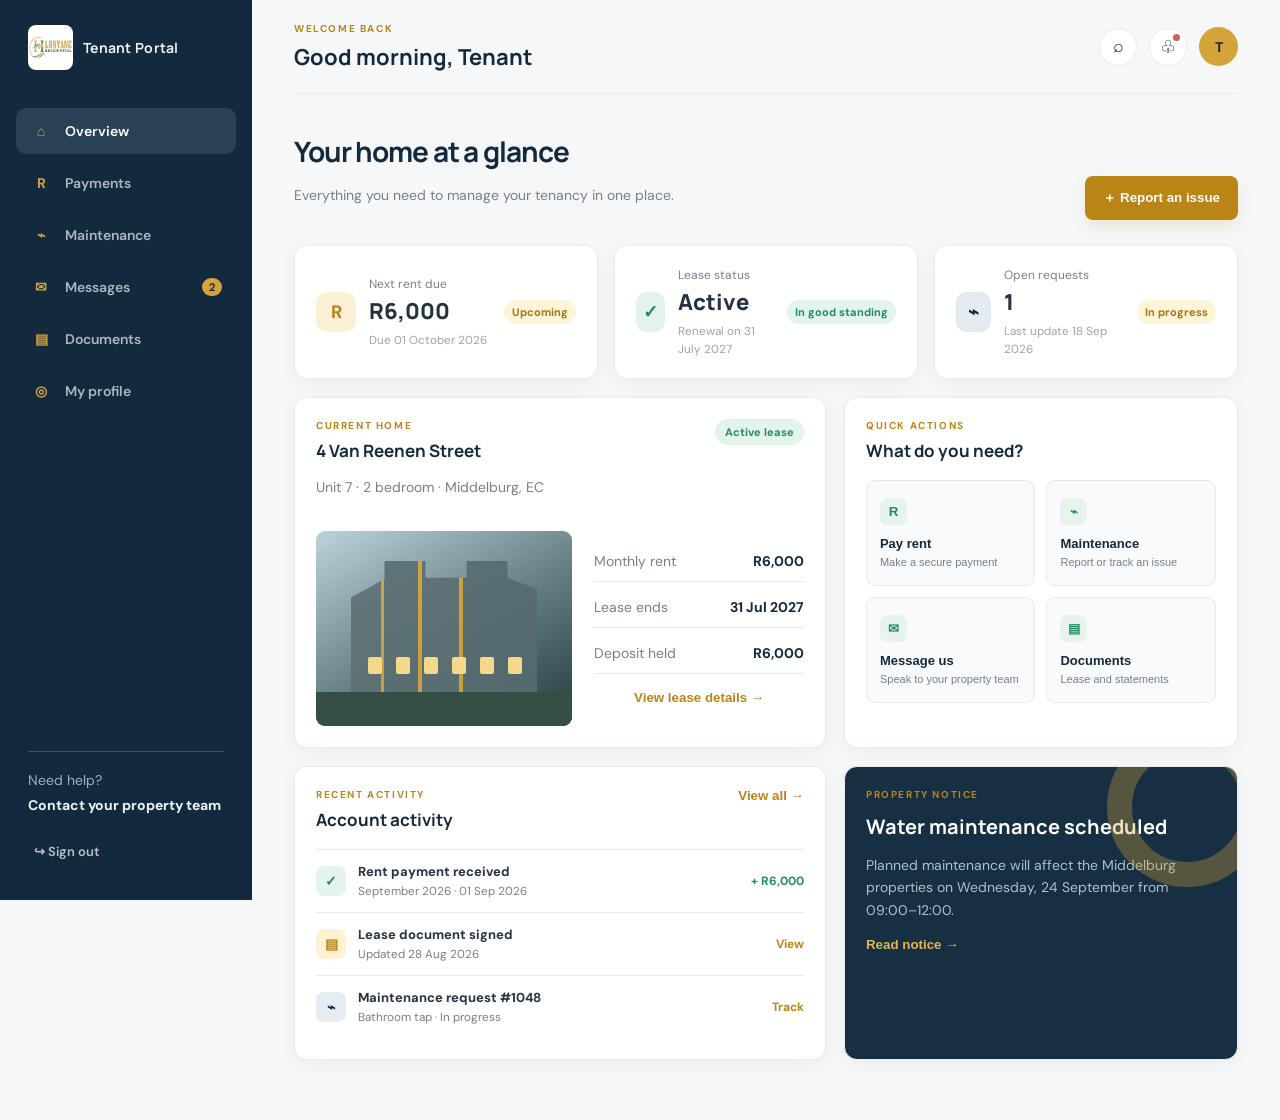
<file: portal.html>
<!doctype html><html lang="en"><head><meta charset="utf-8"><meta name="viewport" content="width=device-width,initial-scale=1"><title>Hlonyane's Residential | Tenant Portal</title><link rel="stylesheet" href="portal.css"></head><body>
<div class="app-shell"><aside class="sidebar"><div class="brand"><img src="assets/logo.png" alt="Hlonyane's Residential"><span>Tenant Portal</span></div><nav><button class="nav active" data-target="dashboard"><span>⌂</span> Overview</button><button class="nav" data-target="payments"><span>R</span> Payments</button><button class="nav" data-target="maintenance"><span>⌁</span> Maintenance</button><button class="nav" data-target="messages"><span>✉</span> Messages <b>2</b></button><button class="nav" data-target="documents"><span>▤</span> Documents</button><button class="nav" data-target="profile"><span>◎</span> My profile</button></nav><div class="side-footer"><div class="help">Need help?<strong>Contact your property team</strong></div><button class="logout">↪ Sign out</button></div></aside>
<main><header><button class="menu" aria-label="Open menu">☰</button><div><p class="eyebrow">WELCOME BACK</p><h1>Good morning, Thabiso</h1></div><div class="header-actions"><button class="icon-btn">⌕</button><button class="icon-btn notify">♧<i></i></button><div class="avatar">TM</div></div></header>
<section id="dashboard" class="view active-view"><div class="welcome-row"><div><h2>Your home at a glance</h2><p class="muted">Everything you need to manage your tenancy in one place.</p></div><button class="gold-btn" data-target="maintenance">＋ Report an issue</button></div><div class="stats"><article><span class="stat-icon gold">R</span><div><p>Next rent due</p><strong>R6,000</strong><small>Due 01 October 2026</small></div><span class="status due">Upcoming</span></article><article><span class="stat-icon green">✓</span><div><p>Lease status</p><strong>Active</strong><small>Renewal on 31 July 2027</small></div><span class="status good">In good standing</span></article><article><span class="stat-icon navy">⌁</span><div><p>Open requests</p><strong>1</strong><small>Last update 18 Sep 2026</small></div><span class="status due">In progress</span></article></div><div class="grid two"><article class="card home-card"><div class="card-head"><div><p class="eyebrow">CURRENT HOME</p><h3>4 Van Reenen Street</h3><p class="muted">Unit 7 · 2 bedroom · Middelburg, EC</p></div><span class="pill active">Active lease</span></div><div class="home-body"><div class="property-art"><div class="building"><span></span><span></span><span></span><span></span><span></span><span></span></div><div class="ground"></div></div><div class="home-details"><div><span>Monthly rent</span><strong>R6,000</strong></div><div><span>Lease ends</span><strong>31 Jul 2027</strong></div><div><span>Deposit held</span><strong>R6,000</strong></div><button class="text-btn">View lease details →</button></div></div></article><article class="card quick-card"><div class="card-head"><div><p class="eyebrow">QUICK ACTIONS</p><h3>What do you need?</h3></div></div><div class="quick-grid"><button data-target="payments"><span>R</span><strong>Pay rent</strong><small>Make a secure payment</small></button><button data-target="maintenance"><span>⌁</span><strong>Maintenance</strong><small>Report or track an issue</small></button><button data-target="messages"><span>✉</span><strong>Message us</strong><small>Speak to your property team</small></button><button data-target="documents"><span>▤</span><strong>Documents</strong><small>Lease and statements</small></button></div></article></div><div class="grid two lower"><article class="card"><div class="card-head"><div><p class="eyebrow">RECENT ACTIVITY</p><h3>Account activity</h3></div><button class="text-btn" data-target="payments">View all →</button></div><div class="activity"><div class="activity-row"><span class="activity-icon green">✓</span><div><strong>Rent payment received</strong><small>September 2026 · 01 Sep 2026</small></div><b class="amount positive">+ R6,000</b></div><div class="activity-row"><span class="activity-icon gold">▤</span><div><strong>Lease document signed</strong><small>Updated 28 Aug 2026</small></div><b class="amount">View</b></div><div class="activity-row"><span class="activity-icon navy">⌁</span><div><strong>Maintenance request #1048</strong><small>Bathroom tap · In progress</small></div><b class="amount">Track</b></div></div></article><article class="card notice-card"><div class="notice-accent"></div><p class="eyebrow">PROPERTY NOTICE</p><h3>Water maintenance scheduled</h3><p class="muted">Planned maintenance will affect the Middelburg properties on Wednesday, 24 September from 09:00–12:00.</p><button class="text-btn">Read notice →</button></article></div></section>
<section id="payments" class="view"><div class="page-title"><div><p class="eyebrow">FINANCIALS</p><h2>Payments</h2><p class="muted">View your balance, make payments and download receipts.</p></div><button class="gold-btn">Pay rent now</button></div><div class="payment-hero"><div><p>Current balance</p><h3>R6,000</h3><span>Next payment due 01 October 2026</span></div><div class="progress-ring"><strong>75%</strong><small>paid on time</small></div></div><article class="card"><div class="card-head"><h3>Payment history</h3><button class="outline-btn">Download statement</button></div><div class="table"><div class="tr th"><span>Date</span><span>Description</span><span>Status</span><span>Amount</span></div><div class="tr"><span>01 Sep 2026</span><span>Monthly rent · Unit 7</span><span class="status good">Paid</span><strong>R6,000</strong></div><div class="tr"><span>01 Aug 2026</span><span>Monthly rent · Unit 7</span><span class="status good">Paid</span><strong>R6,000</strong></div><div class="tr"><span>01 Jul 2026</span><span>Monthly rent · Unit 7</span><span class="status good">Paid</span><strong>R6,000</strong></div></div></article></section>
<section id="maintenance" class="view"><div class="page-title"><div><p class="eyebrow">PROPERTY CARE</p><h2>Maintenance</h2><p class="muted">Report a problem and follow every update.</p></div><button class="gold-btn" id="newRequest">＋ New request</button></div><div class="maintenance-list"><article class="request-card"><div class="request-top"><span class="request-id">#1048</span><span class="status due">In progress</span></div><h3>Bathroom tap is leaking</h3><p class="muted">4 Van Reenen Street · Unit 7</p><div class="request-meta"><span>Submitted 16 Sep 2026</span><span>Assigned to Maintenance Team</span></div><div class="request-progress"><span style="width:66%"></span></div><small>Technician scheduled · Next update expected 25 Sep</small></article><div class="empty-help"><span>＋</span><h3>Something else needs attention?</h3><p class="muted">Tell us what is wrong and attach a photo if it helps.</p><button class="outline-btn" id="newRequest2">Start a request</button></div></div></section>
<section id="messages" class="view"><div class="page-title"><div><p class="eyebrow">CONTACT</p><h2>Messages</h2><p class="muted">Keep your conversations with the property team together.</p></div><button class="gold-btn">＋ New message</button></div><article class="card inbox"><div class="message unread"><div class="avatar small">HR</div><div><strong>Hlonyane's Residential</strong><p>Water maintenance scheduled for 24 September</p><small>Today · 09:14</small></div><span class="dot"></span></div><div class="message"><div class="avatar small">JM</div><div><strong>Jabu Mokoena · Property team</strong><p>Update on maintenance request #1048</p><small>18 Sep 2026</small></div></div></article></section>
<section id="documents" class="view"><div class="page-title"><div><p class="eyebrow">YOUR FILES</p><h2>Documents</h2><p class="muted">Lease agreements, statements and notices.</p></div></div><div class="doc-grid"><article class="doc"><span class="doc-icon">PDF</span><div><h3>Lease agreement</h3><p>Signed 28 Aug 2026 · 1.2 MB</p></div><button>↓</button></article><article class="doc"><span class="doc-icon">PDF</span><div><h3>September 2026 statement</h3><p>Issued 01 Sep 2026 · 240 KB</p></div><button>↓</button></article><article class="doc"><span class="doc-icon">PDF</span><div><h3>Tenant handbook</h3><p>Updated 15 Aug 2026 · 860 KB</p></div><button>↓</button></article></div></section>
<section id="profile" class="view"><div class="page-title"><div><p class="eyebrow">ACCOUNT</p><h2>My profile</h2><p class="muted">Keep your contact and household details up to date.</p></div><button class="gold-btn">Edit details</button></div><article class="card profile-card"><div class="profile-head"><div class="avatar large">TM</div><div><h3>Thabiso Molotwa</h3><p class="muted">Primary tenant · Lease #HR-0074</p></div></div><div class="profile-fields"><div><span>Email</span><strong>thabiso@example.com</strong></div><div><span>Mobile</span><strong>+27 72 000 0000</strong></div><div><span>Emergency contact</span><strong>Nomsa Molotwa · +27 73 000 0000</strong></div><div><span>Property</span><strong>4 Van Reenen Street · Unit 7</strong></div><div><span>Apartment</span><strong>Furnished</strong></div></div><div class="password-panel"><h3>Change password</h3><p class="muted">Update your portal password. The tenant register is updated in this browser preview.</p><div><label>New password<input id="newPassword" type="password" minlength="6"></label><button class="gold-btn" id="savePassword">Save password</button></div></div></article></section>
<section id="homeaway" class="view"><div class="page-title"><div><p class="eyebrow">PROPERTY PRESENCE</p><h2>Home &amp; away</h2><p class="muted">Let the property team know when you will be away.</p></div></div><article class="card homeaway-card"><div class="homeaway-status" id="homeAwayStatus"><span class="presence-dot"></span><strong>Home</strong></div><div class="homeaway-fields"><label>Away from<input id="awayFrom" type="date"></label><label>Away to<input id="awayTo" type="date"></label></div><button class="gold-btn" id="saveAway">Save dates</button><button class="outline-btn" id="clearAway">I’m back</button></article></section>
</main></div><div class="toast" id="toast">Request started — we’ll guide you through the next step.</div><script src="tenant-portal/app.js"></script></body></html>
</file>
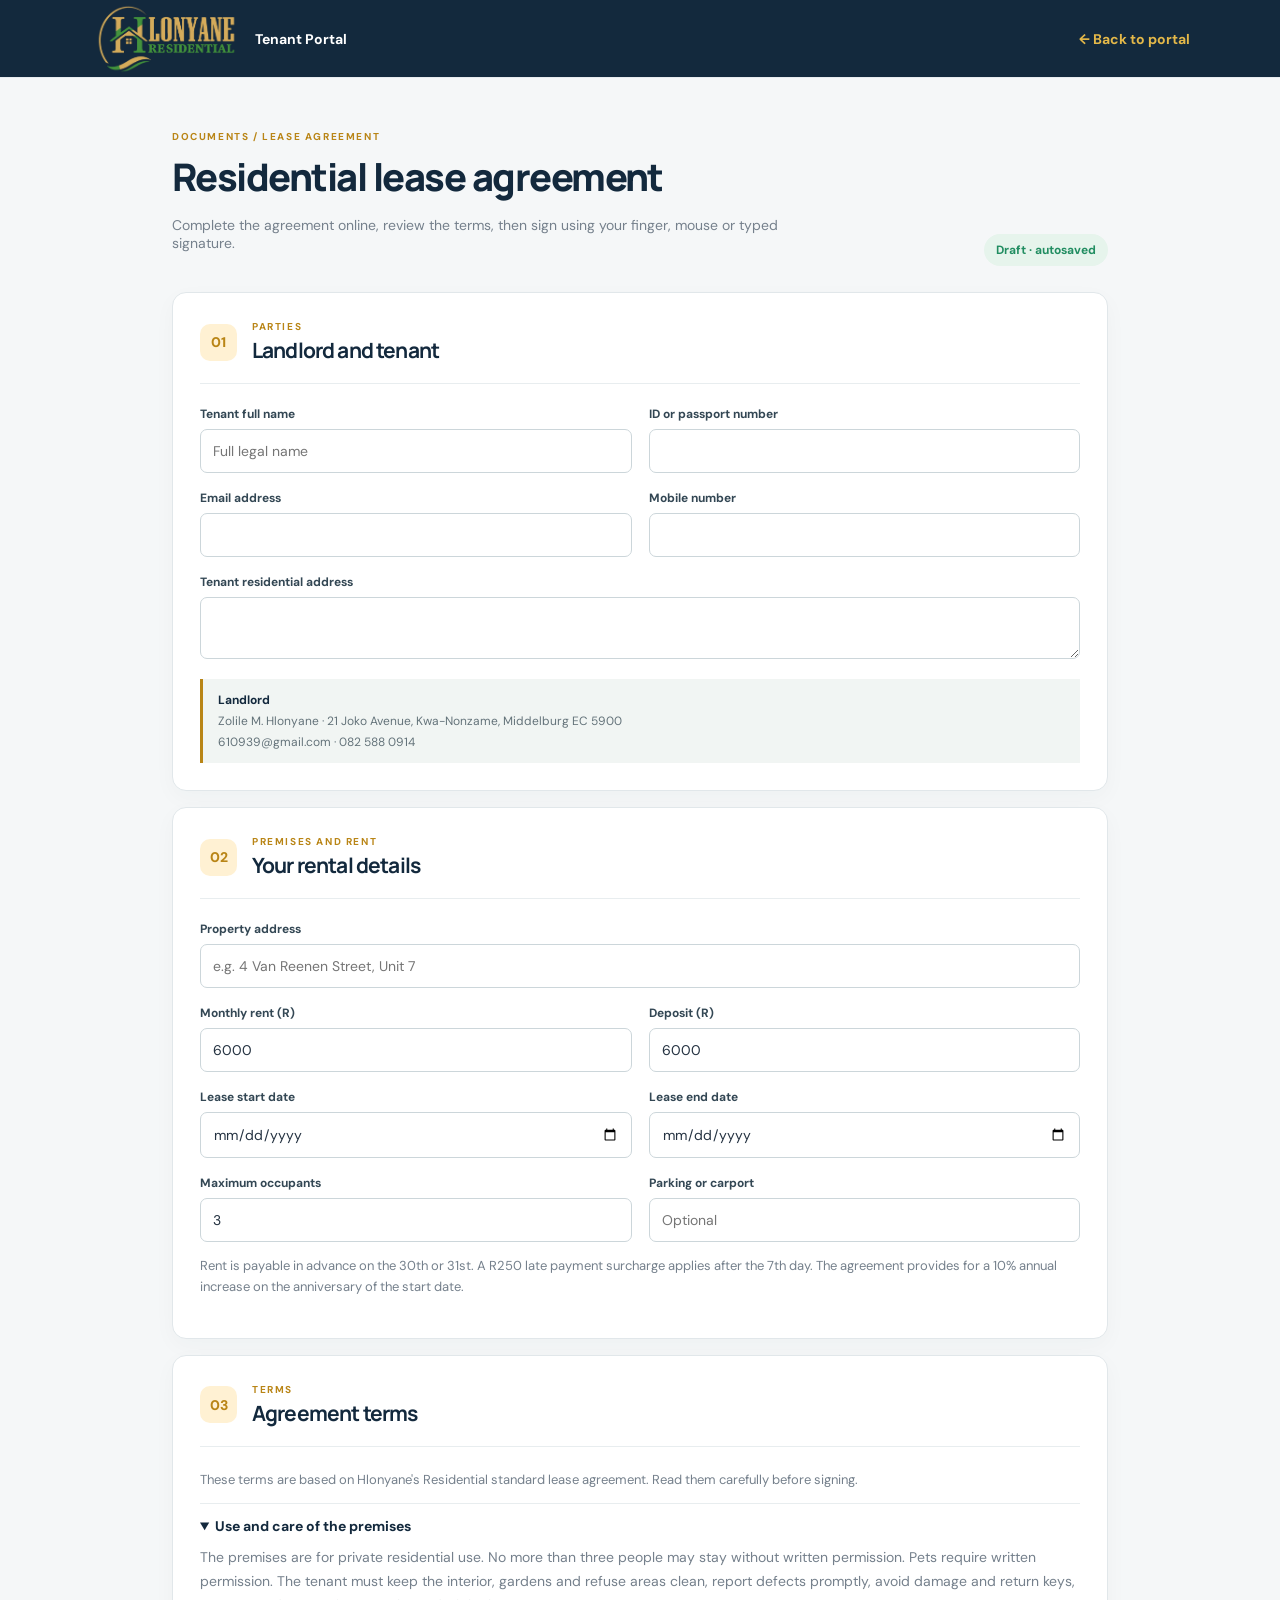
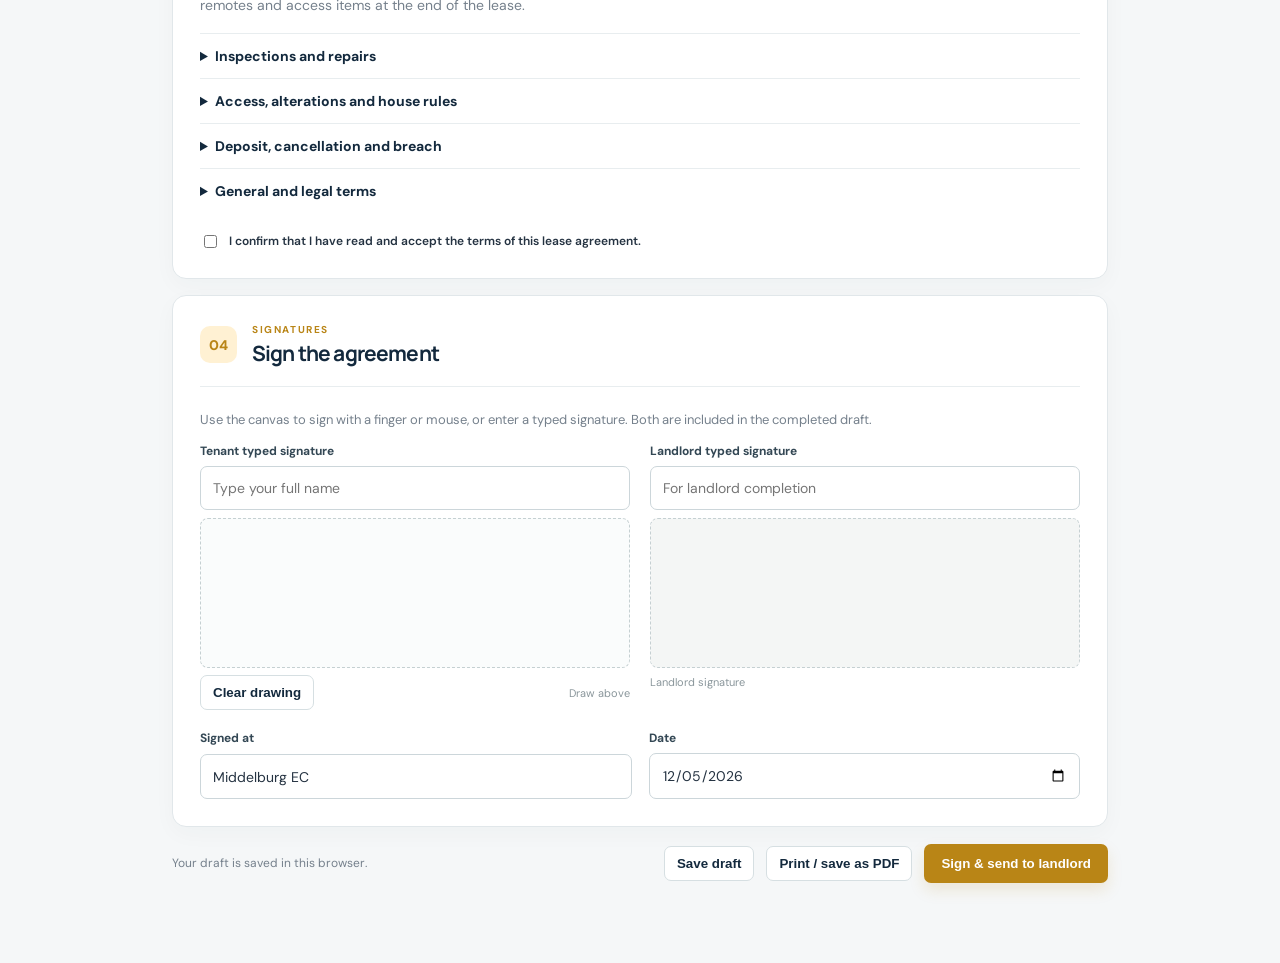
<file: tenant-portal/lease.html>
<!doctype html><html lang="en"><head><meta charset="utf-8"><meta name="viewport" content="width=device-width, initial-scale=1"><title>Lease agreement | Hlonyane's Residential</title><link rel="stylesheet" href="styles.css?v=20260930-2"><link rel="stylesheet" href="lease.css?v=20260930-1"></head><body class="lease-page"><header class="lease-header"><a class="lease-brand" href="index.html"><img src="logo.png" alt="Hlonyane's Residential"><span>Tenant Portal</span></a><a class="back-link" href="index.html">← Back to portal</a></header><main class="lease-wrap"><div class="lease-intro"><div><p class="eyebrow">DOCUMENTS / LEASE AGREEMENT</p><h1>Residential lease agreement</h1><p>Complete the agreement online, review the terms, then sign using your finger, mouse or typed signature.</p></div><span class="draft-pill">Draft · autosaved</span></div>
<form id="leaseForm"><section class="lease-card"><div class="step"><span>01</span><div><p class="eyebrow">PARTIES</p><h2>Landlord and tenant</h2></div></div><div class="form-grid"><label>Tenant full name<input name="tenantName" required placeholder="Full legal name"></label><label>ID or passport number<input name="tenantId" required></label><label>Email address<input type="email" name="tenantEmail" required></label><label>Mobile number<input name="tenantMobile" required></label><label class="wide">Tenant residential address<textarea name="tenantAddress" rows="2" required></textarea></label></div><div class="landlord-note"><strong>Landlord</strong><span>Zolile M. Hlonyane · 21 Joko Avenue, Kwa-Nonzame, Middelburg EC 5900</span><span>610939@gmail.com · 082 588 0914</span></div></section>
<section class="lease-card"><div class="step"><span>02</span><div><p class="eyebrow">PREMISES AND RENT</p><h2>Your rental details</h2></div></div><div class="form-grid"><label class="wide">Property address<input name="propertyAddress" required placeholder="e.g. 4 Van Reenen Street, Unit 7"></label><label>Monthly rent (R)<input type="number" name="rent" value="6000" min="0" required></label><label>Deposit (R)<input type="number" name="deposit" value="6000" min="0" required></label><label>Lease start date<input type="date" name="startDate" required></label><label>Lease end date<input type="date" name="endDate" required></label><label>Maximum occupants<input type="number" name="occupants" value="3" min="1" required></label><label>Parking or carport<input name="parking" placeholder="Optional"></label></div><p class="form-note">Rent is payable in advance on the 30th or 31st. A R250 late payment surcharge applies after the 7th day. The agreement provides for a 10% annual increase on the anniversary of the start date.</p></section>
<section class="lease-card terms"><div class="step"><span>03</span><div><p class="eyebrow">TERMS</p><h2>Agreement terms</h2></div></div><p class="form-note">These terms are based on Hlonyane's Residential standard lease agreement. Read them carefully before signing.</p><details open><summary>Use and care of the premises</summary><p>The premises are for private residential use. No more than three people may stay without written permission. Pets require written permission. The tenant must keep the interior, gardens and refuse areas clean, report defects promptly, avoid damage and return keys, remotes and access items at the end of the lease.</p></details><details><summary>Inspections and repairs</summary><p>The tenant must report defects within seven days of occupation and participate in incoming and outgoing inspections. The premises are accepted as-is, subject to fair wear and tear. The landlord maintains the exterior and landlord installations. The tenant is responsible for damage, broken glass, light bulbs, switches, sockets, locks, keys, prepaid electricity and repairs caused by the tenant or occupants.</p></details><details><summary>Access, alterations and house rules</summary><p>The tenant must allow reasonable access for inspection, repairs and viewings after notice. No structural changes, additional fixtures, subletting, assignment, nuisance, illegal substances or weapons are permitted. Sectional title, body corporate and landlord house rules must be followed.</p></details><details><summary>Deposit, cancellation and breach</summary><p>The deposit may not be used as the final month's rent and may be applied to reasonable repair or replacement costs. It is returned within 14 business days after the lease ends, subject to the agreement. Cancellation requires written notice. A party in breach must be allowed at least seven days to remedy the breach.</p></details><details><summary>General and legal terms</summary><p>Changes must be in writing. The agreement records the complete arrangement between the parties. Notices may be delivered by email or by hand. The parties consent to the jurisdiction of the Magistrate's Court and may sign in counterparts.</p></details><label class="accept"><input type="checkbox" name="termsAccepted" required> I confirm that I have read and accept the terms of this lease agreement.</label></section>
<section class="lease-card"><div class="step"><span>04</span><div><p class="eyebrow">SIGNATURES</p><h2>Sign the agreement</h2></div></div><p class="form-note">Use the canvas to sign with a finger or mouse, or enter a typed signature. Both are included in the completed draft.</p><div class="signature-grid"><div><label>Tenant typed signature<input id="typedSignature" name="typedSignature" placeholder="Type your full name"></label><div class="signature-pad"><canvas id="tenantCanvas" width="700" height="190"></canvas></div><div class="signature-actions"><button type="button" class="outline-btn" data-clear="tenantCanvas">Clear drawing</button><span>Draw above</span></div></div><div><label>Landlord typed signature<input name="landlordSignature" placeholder="For landlord completion"></label><div class="signature-pad landlord-pad"><canvas id="landlordCanvas" width="700" height="190"></canvas></div><div class="signature-actions"><button type="button" class="outline-btn" data-clear="landlordCanvas">Clear drawing</button><span>Landlord signature</span></div></div></div><div class="sign-date"><label>Signed at<input name="signedAt" value="Middelburg EC"></label><label>Date<input type="date" name="signedDate" required></label></div></section><section class="lease-actions"><p id="saveStatus">Your draft is saved in this browser.</p><button type="button" class="outline-btn" id="saveDraft">Save draft</button><button type="button" class="gold-btn" id="downloadLease">Download completed draft</button></section></form></main><script src="lease.js?v=20261003-1"></script><script src="lease-persistence-guard.js?v=20261003-1"></script></body></html>
</file>
<file: portal.css>
@import url('https://fonts.googleapis.com/css2?family=DM+Sans:wght@400;500;600;700&family=Manrope:wght@500;600;700;800&display=swap');
:root{--navy:#13293d;--ink:#243241;--muted:#75808c;--line:#e7ebef;--bg:#f5f7f8;--gold:#b98516;--gold2:#d4a43a;--green:#218d61;--red:#c96059;--white:#fff}*{box-sizing:border-box}body{margin:0;background:var(--bg);color:var(--ink);font:14px 'DM Sans',sans-serif}.app-shell{display:flex;min-height:100vh}.sidebar{width:252px;background:var(--navy);color:#eaf0f3;padding:25px 16px;display:flex;flex-direction:column;position:fixed;inset:0 auto 0 0}.brand{display:flex;align-items:center;gap:10px;padding:0 12px 38px}.brand img{width:45px;height:45px;object-fit:contain;background:#fff;border-radius:8px}.brand span{font:700 14px Manrope;letter-spacing:.02em}.sidebar nav{display:grid;gap:6px}.nav{border:0;background:transparent;color:#aab8c2;padding:14px 14px;border-radius:10px;text-align:left;font:600 14px 'DM Sans';cursor:pointer;display:flex;align-items:center;gap:13px}.nav span{width:22px;text-align:center;color:#d7a23a;font-weight:700}.nav.active,.nav:hover{background:#284157;color:white}.nav b{margin-left:auto;background:#d5a23b;color:#172c40;border-radius:20px;padding:2px 7px;font-size:11px}.side-footer{margin-top:auto;padding:14px 12px}.help{border-top:1px solid #365068;padding-top:18px;color:#9fb0bc;line-height:1.5}.help strong{display:block;color:#eef4f5;margin-top:4px}.logout{margin-top:26px;border:0;background:none;color:#b5c1ca;font:600 13px 'DM Sans';cursor:pointer}main{margin-left:252px;flex:1;padding:0 42px 60px;max-width:1500px}header{height:94px;display:flex;align-items:center;justify-content:space-between;border-bottom:1px solid var(--line)}.eyebrow{font-size:10px;letter-spacing:.16em;color:var(--gold);font-weight:700;margin:0 0 7px}.muted{color:var(--muted);line-height:1.6}h1,h2,h3{font-family:Manrope;margin:0;color:var(--navy)}h1{font-size:22px}h2{font-size:28px;letter-spacing:-.04em}h3{font-size:17px}.header-actions{display:flex;align-items:center;gap:12px}.icon-btn{width:38px;height:38px;border:1px solid var(--line);background:white;border-radius:50%;font-size:18px;color:var(--navy);position:relative}.notify i{position:absolute;width:7px;height:7px;background:#ca6058;border-radius:50%;right:6px;top:5px}.avatar{display:grid;place-items:center;width:39px;height:39px;border-radius:50%;background:#d4a43a;color:var(--navy);font-weight:800}.avatar.small{width:40px;height:40px;background:#dcebe5;color:var(--green)}.avatar.large{width:74px;height:74px;font-size:22px}.menu{display:none}.view{display:none;padding-top:38px}.active-view{display:block}.welcome-row,.page-title{display:flex;justify-content:space-between;align-items:flex-end;margin-bottom:25px}.welcome-row h2{margin-bottom:5px}.gold-btn{border:0;border-radius:8px;background:var(--gold);color:white;padding:13px 18px;font-weight:700;cursor:pointer;box-shadow:0 7px 15px #b9851625}.gold-btn:hover{background:#9f7110}.outline-btn,.text-btn{border:1px solid var(--line);background:white;border-radius:7px;padding:10px 14px;color:var(--navy);font-weight:700;cursor:pointer}.text-btn{border:0;padding:0;color:var(--gold);background:transparent}.stats{display:grid;grid-template-columns:repeat(3,1fr);gap:16px;margin-bottom:18px}.stats article,.card{background:var(--white);border:1px solid var(--line);border-radius:13px;padding:21px;box-shadow:0 5px 20px #1a30400b}.stats article{display:flex;align-items:center;gap:13px}.stat-icon{width:40px;height:40px;border-radius:11px;display:grid;place-items:center;font-weight:800;font-size:18px}.stat-icon.gold{background:#fbf0d5;color:var(--gold)}.stat-icon.green{background:#e1f3eb;color:var(--green)}.stat-icon.navy{background:#e3eaf0;color:var(--navy)}.stats p{margin:0;color:var(--muted);font-size:12px}.stats strong{display:block;font:800 22px Manrope;margin:4px 0}.stats small{color:#9aa4ab}.status{font-size:11px;font-weight:700;border-radius:20px;padding:5px 8px;white-space:nowrap;margin-left:auto}.status.due{color:#a67612;background:#fff3d8}.status.good{color:var(--green);background:#e2f4eb}.grid{display:grid;gap:18px}.grid.two{grid-template-columns:1.35fr 1fr}.card-head{display:flex;justify-content:space-between;align-items:flex-start;margin-bottom:18px}.pill{font-size:11px;padding:6px 10px;border-radius:20px;font-weight:700}.pill.active{background:#e3f4eb;color:var(--green)}.home-card,.quick-card{min-height:310px}.home-body{display:grid;grid-template-columns:1.1fr .9fr;gap:22px;align-items:stretch}.property-art{border-radius:9px;overflow:hidden;position:relative;min-height:195px;background:linear-gradient(150deg,#bdd3db,#6b878c 48%,#253a3f)}.property-art:before{content:'';position:absolute;inset:30px 35px 24px;background:linear-gradient(90deg,#5d7073 0 16%,#d4a43a 16% 18%,#596d70 18% 36%,#d4a43a 36% 38%,#5b6e72 38% 58%,#d4a43a 58% 60%,#556b70 60%);clip-path:polygon(0 26%,18% 13%,18% 0,40% 0,40% 12%,62% 12%,62% 0,84% 0,84% 12%,100% 20%,100% 100%,0 100%);opacity:.9}.building{position:absolute;left:52px;right:50px;bottom:52px;display:flex;gap:14px;z-index:1}.building span{height:17px;flex:1;background:#f5d88a;border-radius:2px}.ground{position:absolute;bottom:0;inset-inline:0;height:34px;background:#344d45}.home-details{display:grid;align-content:center;gap:16px}.home-details div{display:flex;justify-content:space-between;border-bottom:1px solid var(--line);padding-bottom:11px}.home-details span{color:var(--muted)}.home-details strong{color:var(--navy)}.quick-grid{display:grid;grid-template-columns:1fr 1fr;gap:11px}.quick-grid button{background:#f8fafb;border:1px solid var(--line);padding:17px 13px;text-align:left;border-radius:9px;cursor:pointer}.quick-grid button:hover{border-color:#d4a43a;background:#fffaf0}.quick-grid span{display:grid;place-items:center;width:27px;height:27px;border-radius:7px;background:#e8f3ee;color:var(--green);font-weight:800;margin-bottom:11px}.quick-grid strong{display:block;color:var(--navy);font-size:13px}.quick-grid small{display:block;color:var(--muted);font-size:11px;margin-top:5px}.lower{margin-top:18px}.activity{display:grid}.activity-row{display:flex;align-items:center;gap:12px;padding:13px 0;border-top:1px solid var(--line)}.activity-icon{width:30px;height:30px;border-radius:8px;display:grid;place-items:center;font-weight:800}.activity-icon.green{background:#e5f4ec;color:var(--green)}.activity-icon.gold{background:#fff1d1;color:var(--gold)}.activity-icon.navy{background:#e5edf3;color:var(--navy)}.activity-row strong{display:block;font-size:13px}.activity-row small{display:block;color:var(--muted);margin-top:3px}.amount{margin-left:auto;color:var(--gold);font-size:12px}.amount.positive{color:var(--green)}.notice-card{background:#172f43;color:#ecf4f3;position:relative;overflow:hidden}.notice-card h3{color:white;font-size:20px;margin:12px 0}.notice-card .muted{color:#afc0ca}.notice-card .text-btn{color:#e0b652}.notice-accent{position:absolute;right:-30px;top:-40px;width:160px;height:160px;border:25px solid #d4a43a55;border-radius:50%}.payment-hero{background:linear-gradient(120deg,#183a50,#254f62);border-radius:13px;color:white;padding:28px 32px;display:flex;justify-content:space-between;align-items:center;margin-bottom:18px}.payment-hero p{margin:0;color:#b5c9d0}.payment-hero h3{font-size:35px;color:white;margin:7px 0}.payment-hero span{color:#c6d4da}.progress-ring{width:84px;height:84px;border:8px solid #d4a43a;border-left-color:#d4a43a55;border-radius:50%;display:grid;place-items:center;align-content:center}.progress-ring strong{font-size:17px}.progress-ring small{font-size:9px;color:#cad8dd}.table{margin:0 -21px}.tr{display:grid;grid-template-columns:1fr 2fr 1fr 1fr;gap:10px;align-items:center;padding:17px 21px;border-top:1px solid var(--line)}.tr.th{font-size:10px;text-transform:uppercase;letter-spacing:.1em;color:var(--muted);font-weight:700;padding-top:4px}.tr strong{text-align:right}.maintenance-list{display:grid;grid-template-columns:1.2fr .8fr;gap:18px}.request-card,.empty-help{background:white;border:1px solid var(--line);border-radius:13px;padding:23px}.request-top{display:flex;justify-content:space-between}.request-id{font-weight:700;color:var(--navy)}.request-card h3{margin:18px 0 5px}.request-meta{display:flex;justify-content:space-between;color:var(--muted);font-size:12px;margin:20px 0 13px}.request-progress{height:7px;border-radius:4px;background:#e9eef0;overflow:hidden}.request-progress span{display:block;height:100%;background:var(--green)}.request-card>small{display:block;margin-top:9px;color:var(--muted)}.empty-help{text-align:center;padding:45px 20px}.empty-help>span{display:grid;place-items:center;margin:0 auto 15px;width:45px;height:45px;border-radius:50%;background:#fff1d1;color:var(--gold);font-size:26px}.inbox{padding:7px 20px}.message{display:flex;align-items:center;gap:14px;padding:19px 0;border-bottom:1px solid var(--line);position:relative}.message:last-child{border-bottom:0}.message p{margin:5px 0;color:var(--muted)}.message small{color:#9ba5ad}.message .dot{margin-left:auto;width:8px;height:8px;border-radius:50%;background:var(--gold)}.doc-grid{display:grid;grid-template-columns:repeat(3,1fr);gap:16px}.doc{background:white;border:1px solid var(--line);border-radius:12px;padding:18px;display:flex;align-items:center;gap:14px}.doc-icon{font-size:10px;font-weight:800;color:#c96059;background:#fbe7e5;padding:9px 7px;border-radius:7px}.doc h3{font-size:14px}.doc p{margin:5px 0 0;color:var(--muted);font-size:11px}.doc button{margin-left:auto;border:0;background:none;font-size:20px;color:var(--gold);cursor:pointer}.profile-card{max-width:780px}.profile-head{display:flex;align-items:center;gap:17px;padding-bottom:22px;border-bottom:1px solid var(--line)}.profile-head h3{font-size:21px}.profile-fields{display:grid;grid-template-columns:1fr 1fr;gap:22px;padding-top:25px}.profile-fields span{display:block;color:var(--muted);font-size:12px;margin-bottom:6px}.profile-fields strong{font-size:14px}.toast{position:fixed;right:30px;bottom:28px;background:#172f43;color:white;border-radius:8px;padding:14px 17px;box-shadow:0 8px 25px #0f233455;opacity:0;transform:translateY(10px);transition:.25s}.toast.show{opacity:1;transform:translateY(0)}
@media(max-width:900px){.sidebar{width:210px}.sidebar .brand span{font-size:12px}main{margin-left:210px;padding-inline:22px}.stats{grid-template-columns:1fr}.grid.two,.maintenance-list{grid-template-columns:1fr}.doc-grid{grid-template-columns:1fr 1fr}}
@media(max-width:650px){.sidebar{transform:translateX(-100%);z-index:5;transition:.25s}.sidebar.open{transform:none}main{margin-left:0;padding-inline:16px}header{height:82px}.menu{display:block;border:0;background:none;font-size:20px;color:var(--navy);margin-right:10px}header>div:first-of-type{margin-right:auto}h1{font-size:17px}.header-actions .icon-btn{display:none}.view{padding-top:27px}.welcome-row,.page-title{display:block}.welcome-row .gold-btn,.page-title .gold-btn{margin-top:18px}.home-body{grid-template-columns:1fr}.home-card,.quick-card{min-height:auto}.quick-grid{grid-template-columns:1fr 1fr}.lower{margin-top:16px}.tr{grid-template-columns:1fr 1.5fr 1fr}.tr>*:last-child{display:none}.profile-fields{grid-template-columns:1fr}.doc-grid{grid-template-columns:1fr}.request-meta{display:grid;gap:6px}}
.property-art-image{display:block;width:100%;height:100%;min-height:195px;object-fit:cover}.password-panel{border-top:1px solid var(--line);margin-top:24px;padding-top:22px}.password-panel h3{margin-bottom:6px}.password-panel>div{display:flex;align-items:end;gap:12px}.password-panel label{display:grid;gap:6px;color:var(--muted);font-size:12px;flex:1}.password-panel input{border:1px solid var(--line);padding:11px;border-radius:7px;font:inherit}.homeaway-card{max-width:720px}.homeaway-status{display:flex;align-items:center;gap:10px;margin-bottom:22px;color:var(--navy);font-size:18px}.presence-dot{display:inline-block;width:12px;height:12px;border-radius:50%;background:#3e9c59;box-shadow:0 0 0 4px #e2f3e6}.presence-dot.away{background:#c96059;box-shadow:0 0 0 4px #f8e4e1}.homeaway-fields{display:grid;grid-template-columns:1fr 1fr;gap:16px;margin-bottom:18px}.homeaway-fields label{display:grid;gap:6px;color:var(--muted);font-size:12px}.homeaway-fields input{border:1px solid var(--line);padding:12px;border-radius:7px;font:inherit}.homeaway-card .outline-btn{margin-left:10px}
.header-actions .icon-btn{cursor:pointer}.page-title{align-items:flex-start}.table .tr{grid-template-columns:1fr 2fr .8fr .8fr}.table .tr span:nth-child(3){justify-self:start}.table .tr strong{text-align:right}.doc button{width:34px;height:34px;background:#3e3e3e url("tenant-portal/download-icon.png") center/26px 26px no-repeat!important;color:transparent!important;font-size:0;border-radius:5px}.doc button:hover{background-color:var(--gold)!important}.profile-photo-picker{display:inline-flex;align-items:center;gap:8px;margin-left:auto;color:var(--gold);font-size:12px;font-weight:700;cursor:pointer}.profile-photo-picker input{display:none}.avatar.has-photo{overflow:hidden}.avatar.has-photo img{width:100%;height:100%;object-fit:cover}.post-author{display:flex!important;align-items:center;gap:10px}.post-avatar{width:38px;height:38px;border-radius:50%;display:grid;place-items:center;background:#dcebe5;color:var(--green);font-weight:800;overflow:hidden}.post-avatar img{width:100%;height:100%;object-fit:cover}.message{cursor:pointer}.message:hover{background:#fffaf0}
.table .tr .status{margin-left:0;justify-self:start}.table .tr strong{justify-self:start;text-align:left}.doc button{background-size:32px 32px!important}
</file>
<file: tenant-portal/styles.css>
@import url('https://fonts.googleapis.com/css2?family=DM+Sans:wght@400;500;600;700&family=Manrope:wght@500;600;700;800&display=swap');
:root{--navy:#13293d;--ink:#243241;--muted:#75808c;--line:#e7ebef;--bg:#f5f7f8;--gold:#b98516;--gold2:#d4a43a;--green:#218d61;--red:#c96059;--white:#fff}*{box-sizing:border-box}body{margin:0;background:var(--bg);color:var(--ink);font:14px 'DM Sans',sans-serif}.app-shell{display:flex;min-height:100vh}.sidebar{width:252px;background:var(--navy);color:#eaf0f3;padding:25px 16px;display:flex;flex-direction:column;position:fixed;inset:0 auto 0 0}.brand{display:flex;align-items:center;gap:10px;padding:0 12px 38px}.brand img{width:45px;height:45px;object-fit:contain;background:#fff;border-radius:8px}.brand span{font:700 14px Manrope;letter-spacing:.02em}.sidebar nav{display:grid;gap:6px}.nav{border:0;background:transparent;color:#aab8c2;padding:14px 14px;border-radius:10px;text-align:left;font:600 14px 'DM Sans';cursor:pointer;display:flex;align-items:center;gap:13px}.nav span{width:22px;text-align:center;color:#d7a23a;font-weight:700}.nav.active,.nav:hover{background:#284157;color:white}.nav b{margin-left:auto;background:#d5a23b;color:#172c40;border-radius:20px;padding:2px 7px;font-size:11px}.side-footer{margin-top:auto;padding:14px 12px}.help{border-top:1px solid #365068;padding-top:18px;color:#9fb0bc;line-height:1.5}.help strong{display:block;color:#eef4f5;margin-top:4px}.logout{margin-top:26px;border:0;background:none;color:#b5c1ca;font:600 13px 'DM Sans';cursor:pointer}main{margin-left:252px;flex:1;padding:0 42px 60px;max-width:1500px}header{height:94px;display:flex;align-items:center;justify-content:space-between;border-bottom:1px solid var(--line)}.eyebrow{font-size:10px;letter-spacing:.16em;color:var(--gold);font-weight:700;margin:0 0 7px}.muted{color:var(--muted);line-height:1.6}h1,h2,h3{font-family:Manrope;margin:0;color:var(--navy)}h1{font-size:22px}h2{font-size:28px;letter-spacing:-.04em}h3{font-size:17px}.header-actions{display:flex;align-items:center;gap:12px}.icon-btn{width:38px;height:38px;border:1px solid var(--line);background:white;border-radius:50%;font-size:18px;color:var(--navy);position:relative}.notify i{position:absolute;width:7px;height:7px;background:#ca6058;border-radius:50%;right:6px;top:5px}.avatar{display:grid;place-items:center;width:39px;height:39px;border-radius:50%;background:#d4a43a;color:var(--navy);font-weight:800}.avatar.small{width:40px;height:40px;background:#dcebe5;color:var(--green)}.avatar.large{width:74px;height:74px;font-size:22px}.menu{display:none}.view{display:none;padding-top:38px}.active-view{display:block}.welcome-row,.page-title{display:flex;justify-content:space-between;align-items:flex-end;margin-bottom:25px}.welcome-row h2{margin-bottom:5px}.gold-btn{border:0;border-radius:8px;background:var(--gold);color:white;padding:13px 18px;font-weight:700;cursor:pointer;box-shadow:0 7px 15px #b9851625}.gold-btn:hover{background:#9f7110}.outline-btn,.text-btn{border:1px solid var(--line);background:white;border-radius:7px;padding:10px 14px;color:var(--navy);font-weight:700;cursor:pointer}.text-btn{border:0;padding:0;color:var(--gold);background:transparent}.stats{display:grid;grid-template-columns:repeat(3,1fr);gap:16px;margin-bottom:18px}.stats article,.card{background:var(--white);border:1px solid var(--line);border-radius:13px;padding:21px;box-shadow:0 5px 20px #1a30400b}.stats article{display:flex;align-items:center;gap:13px}.stat-icon{width:40px;height:40px;border-radius:11px;display:grid;place-items:center;font-weight:800;font-size:18px}.stat-icon.gold{background:#fbf0d5;color:var(--gold)}.stat-icon.green{background:#e1f3eb;color:var(--green)}.stat-icon.navy{background:#e3eaf0;color:var(--navy)}.stats p{margin:0;color:var(--muted);font-size:12px}.stats strong{display:block;font:800 22px Manrope;margin:4px 0}.stats small{color:#9aa4ab}.status{font-size:11px;font-weight:700;border-radius:20px;padding:5px 8px;white-space:nowrap;margin-left:auto}.status.due{color:#a67612;background:#fff3d8}.status.good{color:var(--green);background:#e2f4eb}.grid{display:grid;gap:18px}.grid.two{grid-template-columns:1.35fr 1fr}.card-head{display:flex;justify-content:space-between;align-items:flex-start;margin-bottom:18px}.pill{font-size:11px;padding:6px 10px;border-radius:20px;font-weight:700}.pill.active{background:#e3f4eb;color:var(--green)}.home-card,.quick-card{min-height:310px}.home-body{display:grid;grid-template-columns:1.1fr .9fr;gap:22px;align-items:stretch}.property-art{border-radius:9px;overflow:hidden;position:relative;min-height:195px;background:#eef2f3}.home-details{display:grid;align-content:center;gap:16px}.home-details div{display:flex;justify-content:space-between;border-bottom:1px solid var(--line);padding-bottom:11px}.home-details span{color:var(--muted)}.home-details strong{color:var(--navy)}.quick-grid{display:grid;grid-template-columns:1fr 1fr;gap:11px}.quick-grid button{background:#f8fafb;border:1px solid var(--line);padding:17px 13px;text-align:left;border-radius:9px;cursor:pointer}.quick-grid button:hover{border-color:#d4a43a;background:#fffaf0}.quick-grid span{display:grid;place-items:center;width:27px;height:27px;border-radius:7px;background:#e8f3ee;color:var(--green);font-weight:800;margin-bottom:11px}.quick-grid strong{display:block;color:var(--navy);font-size:13px}.quick-grid small{display:block;color:var(--muted);font-size:11px;margin-top:5px}.lower{margin-top:18px}.activity{display:grid}.activity-row{display:flex;align-items:center;gap:12px;padding:13px 0;border-top:1px solid var(--line)}.activity-icon{width:30px;height:30px;border-radius:8px;display:grid;place-items:center;font-weight:800}.activity-icon.green{background:#e5f4ec;color:var(--green)}.activity-icon.gold{background:#fff1d1;color:var(--gold)}.activity-icon.navy{background:#e5edf3;color:var(--navy)}.activity-row strong{display:block;font-size:13px}.activity-row small{display:block;color:var(--muted);margin-top:3px}.amount{margin-left:auto;color:var(--gold);font-size:12px}.amount.positive{color:var(--green)}.notice-card{background:#172f43;color:#ecf4f3;position:relative;overflow:hidden}.notice-card h3{color:white;font-size:20px;margin:12px 0}.notice-card .muted{color:#afc0ca}.notice-card .text-btn{color:#e0b652}.notice-accent{position:absolute;right:-30px;top:-40px;width:160px;height:160px;border:25px solid #d4a43a55;border-radius:50%}.payment-hero{background:linear-gradient(120deg,#183a50,#254f62);border-radius:13px;color:white;padding:28px 32px;display:flex;justify-content:space-between;align-items:center;margin-bottom:18px}.payment-hero p{margin:0;color:#b5c9d0}.payment-hero h3{font-size:35px;color:white;margin:7px 0}.payment-hero span{color:#c6d4da}.progress-ring{width:84px;height:84px;border:8px solid #d4a43a;border-left-color:#d4a43a55;border-radius:50%;display:grid;place-items:center;align-content:center}.progress-ring strong{font-size:17px}.progress-ring small{font-size:9px;color:#cad8dd}.table{margin:0 -21px}.tr{display:grid;grid-template-columns:1fr 2fr 1fr 1fr;gap:10px;align-items:center;padding:17px 21px;border-top:1px solid var(--line)}.tr.th{font-size:10px;text-transform:uppercase;letter-spacing:.1em;color:var(--muted);font-weight:700;padding-top:4px}.tr strong{text-align:right}.maintenance-list{display:grid;grid-template-columns:1.2fr .8fr;gap:18px}.request-card,.empty-help{background:white;border:1px solid var(--line);border-radius:13px;padding:23px}.request-top{display:flex;justify-content:space-between}.request-id{font-weight:700;color:var(--navy)}.request-card h3{margin:18px 0 5px}.request-meta{display:flex;justify-content:space-between;color:var(--muted);font-size:12px;margin:20px 0 13px}.request-progress{height:7px;border-radius:4px;background:#e9eef0;overflow:hidden}.request-progress span{display:block;height:100%;background:var(--green)}.request-card>small{display:block;margin-top:9px;color:var(--muted)}.empty-help{text-align:center;padding:45px 20px}.empty-help>span{display:grid;place-items:center;margin:0 auto 15px;width:45px;height:45px;border-radius:50%;background:#fff1d1;color:var(--gold);font-size:26px}.inbox{padding:7px 20px}.message{display:flex;align-items:center;gap:14px;padding:19px 0;border-bottom:1px solid var(--line);position:relative}.message:last-child{border-bottom:0}.message p{margin:5px 0;color:var(--muted)}.message small{color:#9ba5ad}.message .dot{margin-left:auto;width:8px;height:8px;border-radius:50%;background:var(--gold)}.doc-grid{display:grid;grid-template-columns:repeat(3,1fr);gap:16px}.doc{background:white;border:1px solid var(--line);border-radius:12px;padding:18px;display:flex;align-items:center;gap:14px}.doc-icon{font-size:10px;font-weight:800;color:#c96059;background:#fbe7e5;padding:9px 7px;border-radius:7px}.doc h3{font-size:14px}.doc p{margin:5px 0 0;color:var(--muted);font-size:11px}.doc button{margin-left:auto;border:0;background:none;font-size:20px;color:var(--gold);cursor:pointer}.profile-card{max-width:780px}.profile-head{display:flex;align-items:center;gap:17px;padding-bottom:22px;border-bottom:1px solid var(--line)}.profile-head h3{font-size:21px}.profile-fields{display:grid;grid-template-columns:1fr 1fr;gap:22px;padding-top:25px}.profile-fields span{display:block;color:var(--muted);font-size:12px;margin-bottom:6px}.profile-fields strong{font-size:14px}.toast{position:fixed;right:30px;bottom:28px;background:#172f43;color:white;border-radius:8px;padding:14px 17px;box-shadow:0 8px 25px #0f233455;opacity:0;transform:translateY(10px);transition:.25s}.toast.show{opacity:1;transform:translateY(0)}
@media(max-width:900px){.sidebar{width:210px}.sidebar .brand span{font-size:12px}main{margin-left:210px;padding-inline:22px}.stats{grid-template-columns:1fr}.grid.two,.maintenance-list{grid-template-columns:1fr}.doc-grid{grid-template-columns:1fr 1fr}}
@media(max-width:650px){.sidebar{transform:translateX(-100%);z-index:5;transition:.25s}.sidebar.open{transform:none}main{margin-left:0;padding-inline:16px}header{height:82px}.menu{display:block;border:0;background:none;font-size:20px;color:var(--navy);margin-right:10px}header>div:first-of-type{margin-right:auto}h1{font-size:17px}.header-actions .icon-btn{display:none}.view{padding-top:27px}.welcome-row,.page-title{display:block}.welcome-row .gold-btn,.page-title .gold-btn{margin-top:18px}.home-body{grid-template-columns:1fr}.home-card,.quick-card{min-height:auto}.quick-grid{grid-template-columns:1fr 1fr}.lower{margin-top:16px}.tr{grid-template-columns:1fr 1.5fr 1fr}.tr>*:last-child{display:none}.profile-fields{grid-template-columns:1fr}.doc-grid{grid-template-columns:1fr}.request-meta{display:grid;gap:6px}}
.property-art.photo-home{background:#eef2f3!important;min-height:195px}.property-art.photo-home:before,.property-art.photo-home:after{display:none!important;content:none!important}.property-art.photo-home .property-art-image{display:block;width:100%;height:100%;min-height:195px;object-fit:cover;position:absolute;inset:0}
</file>
<file: tenant-portal/lease.css>
.lease-page{background:#f5f7f8;color:#243241}.lease-header{height:78px;background:#13293d;display:flex;align-items:center;justify-content:space-between;padding:0 7vw}.lease-brand{display:flex;align-items:center;gap:11px;color:white;text-decoration:none;font-weight:700}.lease-brand img{width:154px;height:auto;max-height:72px;object-fit:contain;background:#fff;border-radius:7px}.back-link{color:#e4b849;text-decoration:none;font-weight:700}.lease-wrap{max-width:980px;margin:0 auto;padding:52px 22px 80px}.lease-intro{display:flex;justify-content:space-between;align-items:end;margin-bottom:26px}.lease-intro h1{font:800 38px Manrope;color:#13293d;margin:0 0 7px;letter-spacing:-.04em}.lease-intro p:not(.eyebrow){color:#75808c;max-width:650px}.draft-pill{background:#e6f4ec;color:#218d61;border-radius:20px;padding:8px 12px;font-size:12px;font-weight:700}.lease-card{background:white;border:1px solid #e1e7ea;border-radius:14px;padding:27px;margin:16px 0;box-shadow:0 7px 22px #16304408}.step{display:flex;gap:15px;align-items:center;border-bottom:1px solid #e8edef;padding-bottom:19px;margin-bottom:22px}.step>span{width:37px;height:37px;border-radius:10px;display:grid;place-items:center;background:#fff1d3;color:#b98516;font-weight:800}.step h2{font:700 21px Manrope;color:#13293d;margin:0}.step .eyebrow{margin:0 0 3px}.form-grid{display:grid;grid-template-columns:1fr 1fr;gap:17px}label{display:grid;gap:7px;color:#334754;font-size:12px;font-weight:700}label input,label textarea{font:14px 'DM Sans';padding:12px;border:1px solid #ccd6da;border-radius:7px;background:#fff;color:#243241}label textarea{resize:vertical}.wide{grid-column:1/-1}.landlord-note{display:grid;gap:5px;background:#f1f5f3;border-left:3px solid #b98516;padding:13px 15px;margin-top:20px;color:#64737a;font-size:12px}.landlord-note strong{color:#13293d}.form-note{color:#75808c;line-height:1.65;font-size:13px}.terms details{border-top:1px solid #e8edef;padding:13px 0}.terms summary{cursor:pointer;color:#13293d;font-weight:700}.terms details p{color:#75808c;line-height:1.7;margin:11px 0 2px}.accept{display:flex;grid-template-columns:auto 1fr;align-items:flex-start;gap:9px;margin-top:20px;color:#243241;font-weight:600}.accept input{margin-top:2px;width:auto}.signature-grid{display:grid;grid-template-columns:1fr 1fr;gap:20px}.signature-pad{height:150px;border:1px dashed #c5d0d2;background:#fafcfc;margin-top:8px;border-radius:8px;overflow:hidden}.signature-pad canvas{display:block;width:100%;height:100%;touch-action:none}.landlord-pad{background:#f7f8f8}.signature-actions{display:flex;justify-content:space-between;align-items:center;margin-top:7px;color:#8a969b;font-size:11px}.outline-btn{border:1px solid #d6dfe2;background:#fff;border-radius:7px;padding:9px 12px;color:#13293d;font-weight:700;cursor:pointer}.sign-date{display:grid;grid-template-columns:1fr 1fr;gap:17px;margin-top:20px}.lease-actions{display:flex;gap:12px;align-items:center;justify-content:flex-end}.lease-actions p{margin-right:auto;color:#75808c;font-size:12px}.gold-btn{border:0;border-radius:7px;background:#b98516;color:#fff;padding:12px 17px;font-weight:700;cursor:pointer}@media(max-width:700px){.lease-header{padding:0 18px}.back-link{font-size:12px}.lease-wrap{padding:32px 14px 55px}.lease-intro{display:block}.draft-pill{display:inline-block;margin-top:10px}.form-grid,.signature-grid,.sign-date{grid-template-columns:1fr}.lease-actions{flex-wrap:wrap;justify-content:flex-start}.lease-actions p{width:100%;margin:0}.lease-actions button{flex:1}.lease-intro h1{font-size:31px}}

.lease-brand img{background:transparent;border-radius:0}
</file>
